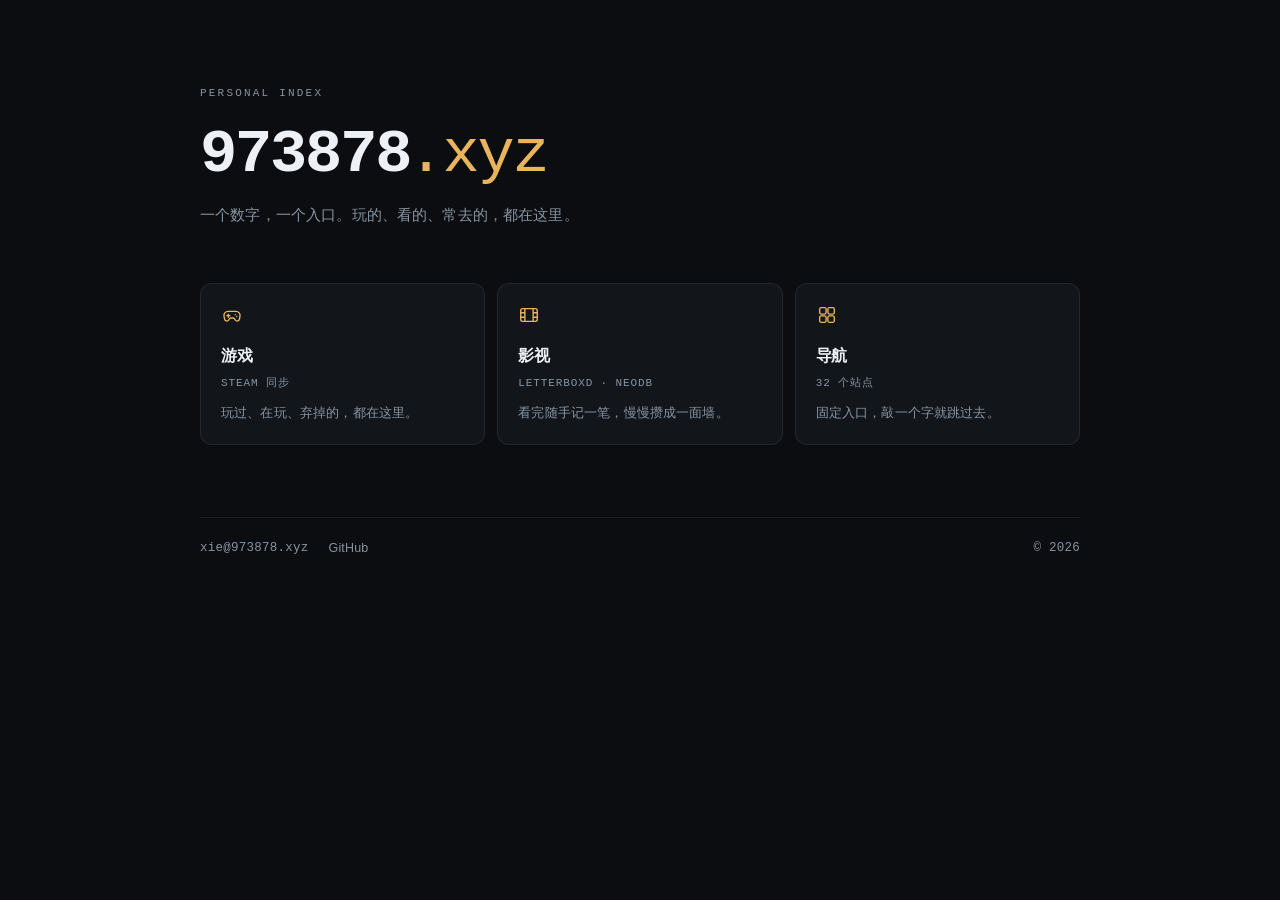
<file: index.html>
<!doctype html>
<html lang="zh-CN">
<head>
<meta charset="utf-8" />
<meta name="viewport" content="width=device-width, initial-scale=1" />
<title>973878.xyz</title>
<meta name="description" content="973878.xyz — 游戏、影视与常用站点的个人入口。" />
<meta name="theme-color" content="#0B0D10" />
<meta property="og:type" content="website" />
<meta property="og:title" content="973878.xyz" />
<meta property="og:description" content="一个数字，一个入口。" />
<meta property="og:url" content="https://973878.xyz/" />
<link rel="icon" href="favicon.svg" type="image/svg+xml" />
<link rel="stylesheet" href="assets/style.css?v=20261117c" />
</head>
<body>
<main class="wrap page">

  <p class="kicker">Personal index</p>
  <h1 class="mark">973878<span class="tld">.xyz</span></h1>
  <p class="tagline">一个数字，一个入口。玩的、看的、常去的，都在这里。</p>

  <nav class="entries" aria-label="主要板块">

    <a class="entry" href="library/games/">
      <svg viewBox="0 0 24 24" aria-hidden="true">
        <path d="M7.6 8h8.8a4.4 4.4 0 0 1 4.3 5.3l-.6 3.1a2.5 2.5 0 0 1-4.4 1.2L14.6 16a2 2 0 0 0-1.6-.7h-2a2 2 0 0 0-1.6.7l-1.1 1.6a2.5 2.5 0 0 1-4.4-1.2l-.6-3.1A4.4 4.4 0 0 1 7.6 8Z"/>
        <path d="M8 11v3.4M6.3 12.7h3.4"/>
        <path d="M15.6 11.6h.01M17.2 13.6h.01"/>
      </svg>
      <h2>游戏</h2>
      <span class="meta">Steam 同步</span>
      <p>玩过、在玩、弃掉的，都在这里。</p>
    </a>

    <a class="entry" href="library/movies/">
      <svg viewBox="0 0 24 24" aria-hidden="true">
        <rect x="3" y="5" width="18" height="14" rx="2"/>
        <path d="M7.5 5v14M16.5 5v14M3 9.6h4.5M3 14.4h4.5M16.5 9.6H21M16.5 14.4H21"/>
      </svg>
      <h2>影视</h2>
      <span class="meta">Letterboxd · NeoDB</span>
      <p>看完随手记一笔，慢慢攒成一面墙。</p>
    </a>

    <a class="entry" href="nav/">
      <svg viewBox="0 0 24 24" aria-hidden="true">
        <rect x="4" y="4" width="7" height="7" rx="1.6"/>
        <rect x="13" y="4" width="7" height="7" rx="1.6"/>
        <rect x="4" y="13" width="7" height="7" rx="1.6"/>
        <rect x="13" y="13" width="7" height="7" rx="1.6"/>
      </svg>
      <h2>导航</h2>
      <span class="meta" id="nav-count">常用站点</span>
      <p>固定入口，敲一个字就跳过去。</p>
    </a>

  </nav>

  <footer class="foot">
    <a href="mailto:xie@973878.xyz" class="mono">xie@973878.xyz</a>
    <a href="/go/gh">GitHub</a>
    <span class="spacer"></span>
    <span class="mono">© <span id="year">2026</span></span>
  </footer>

</main>

<script src="data/nav.js?v=20261117c"></script>
<script>
  document.getElementById('year').textContent = new Date().getFullYear();

  const NAV = window.NAV;
  if (NAV && Array.isArray(NAV.groups)) {
    const total = NAV.groups.reduce((sum, g) => sum + g.items.length, 0);
    document.getElementById('nav-count').textContent = total + ' 个站点';
  }
</script>
</body>
</html>
</file>
<file: assets/style.css>
/* ============================================================
   973878.xyz — 设计系统
   原则：两级灰、一条描边、一个强调色；不用阴影堆层次。
   ============================================================ */

:root{
  --bg:#0B0D10;
  --card:#12161B;
  --card-hi:#161C23;
  --line:rgba(255,255,255,.07);
  --line-hi:rgba(255,255,255,.13);
  --fg:#EDF1F5;
  --dim:#8894A1;
  --accent:#E8B45C;
  --r:12px;
  --ease:cubic-bezier(.2,.6,.3,1);
  --mono:ui-monospace,SFMono-Regular,"SF Mono",Menlo,Consolas,"Courier New",monospace;
  --sans:-apple-system,BlinkMacSystemFont,"Segoe UI","PingFang SC","Hiragino Sans GB","Microsoft YaHei",sans-serif;
  --wrap:880px;
}

*,*::before,*::after{box-sizing:border-box}

html{-webkit-text-size-adjust:100%;scroll-behavior:smooth}

body{
  margin:0;
  min-height:100vh;
  background:var(--bg);
  color:var(--fg);
  font-family:var(--sans);
  font-size:15px;
  line-height:1.7;
  letter-spacing:.01em;
  -webkit-font-smoothing:antialiased;
  text-rendering:optimizeLegibility;
}

a{color:inherit;text-decoration:none}
img{max-width:100%;display:block}
::selection{background:rgba(232,180,92,.25);color:#fff}

:focus-visible{
  outline:2px solid rgba(232,180,92,.55);
  outline-offset:3px;
  border-radius:4px;
}

/* ---------- 布局 ---------- */
.wrap{
  width:min(100% - 48px, var(--wrap));
  margin-inline:auto;
}
.page{padding:84px 0 72px}

/* ---------- 通用排版 ---------- */
.kicker{
  font-family:var(--mono);
  font-size:11px;
  letter-spacing:.2em;
  text-transform:uppercase;
  color:var(--dim);
  margin:0;
}
.mono{font-family:var(--mono);font-variant-numeric:tabular-nums;letter-spacing:.02em}

h1,h2,h3{margin:0;font-weight:600;letter-spacing:-.01em}

/* ---------- 首页：报头 ---------- */
.masthead{padding-top:8px}
.mark{
  font-family:var(--mono);
  font-size:clamp(40px,8.5vw,62px);
  font-weight:700;
  line-height:1.02;
  letter-spacing:-.035em;
  margin:20px 0 0;
}
.mark .tld{color:var(--accent);font-weight:500;margin-left:-.045em}
.tagline{
  margin:16px 0 0;
  font-size:15px;
  color:var(--dim);
  max-width:34em;
}

/* ---------- 首页：三个入口 ---------- */
.entries{
  margin-top:56px;
  display:grid;
  grid-template-columns:repeat(auto-fit,minmax(220px,1fr));
  gap:12px;
}
.entry{
  display:flex;
  flex-direction:column;
  padding:20px;
  border:1px solid var(--line);
  border-radius:var(--r);
  background:var(--card);
  transition:background .16s var(--ease),border-color .16s var(--ease),transform .16s var(--ease);
}
.entry:hover{
  background:var(--card-hi);
  border-color:var(--line-hi);
  transform:translateY(-2px);
}
.entry svg{
  width:22px;height:22px;
  fill:none;stroke:var(--accent);stroke-width:1.5;
  stroke-linecap:round;stroke-linejoin:round;
}
.entry h2{
  font-size:16px;
  margin:16px 0 0;
}
.entry .meta{
  font-family:var(--mono);
  font-size:11px;
  letter-spacing:.08em;
  text-transform:uppercase;
  color:var(--dim);
  margin-top:4px;
}
.entry p{
  margin:10px 0 0;
  font-size:13px;
  line-height:1.65;
  color:var(--dim);
}

/* ---------- 页脚 ---------- */
.foot{
  margin-top:72px;
  padding-top:20px;
  border-top:1px solid var(--line);
  display:flex;
  flex-wrap:wrap;
  gap:8px 20px;
  align-items:center;
  font-size:12.5px;
  color:var(--dim);
}
.foot a{transition:color .16s var(--ease)}
.foot a:hover{color:var(--accent)}
.foot .spacer{flex:1 1 auto}

/* ---------- 内页：页头 ---------- */
.back{
  font-family:var(--mono);
  font-size:12px;
  color:var(--dim);
  display:inline-block;
  transition:color .16s var(--ease);
}
.back:hover{color:var(--accent)}
.page-title{
  font-size:clamp(24px,5vw,30px);
  margin:26px 0 0;
  letter-spacing:-.02em;
}
.page-sub{
  margin:10px 0 0;
  font-size:14px;
  color:var(--dim);
  max-width:34em;
}

/* ---------- 搜索 ---------- */
.search{
  position:relative;
  margin-top:34px;
  display:flex;
  align-items:center;
}
.search svg{
  position:absolute;left:14px;
  width:15px;height:15px;
  fill:none;stroke:var(--dim);stroke-width:1.6;
  stroke-linecap:round;pointer-events:none;
  transition:stroke .16s var(--ease);
}
.search input{
  width:100%;
  padding:12px 58px 12px 40px;
  background:var(--card);
  border:1px solid var(--line);
  border-radius:10px;
  color:var(--fg);
  font-family:var(--sans);
  font-size:14px;
  transition:border-color .16s var(--ease),background .16s var(--ease);
}
.search input::placeholder{color:#5F6B77}
.search input:focus{
  outline:none;
  border-color:rgba(232,180,92,.45);
  background:var(--card-hi);
}
.search input:focus + .hint svg{stroke:var(--accent)}
.search .hint{
  position:absolute;right:12px;
  font-family:var(--mono);
  font-size:11px;
  color:#5F6B77;
  border:1px solid var(--line);
  border-radius:5px;
  padding:2px 6px;
  pointer-events:none;
}

/* ---------- 导航分组 ---------- */
.group{margin-top:38px}
.group-title{
  display:flex;
  align-items:center;
  gap:14px;
  font-family:var(--mono);
  font-size:11.5px;
  letter-spacing:.14em;
  text-transform:uppercase;
  color:#9BA7B4;
  font-weight:500;
  margin:0;
}
.group-title::after{
  content:"";
  flex:1 1 auto;
  height:1px;
  background:var(--line);
}
.items{
  display:grid;
  grid-template-columns:repeat(auto-fill,minmax(200px,1fr));
  gap:6px;
  margin-top:12px;
}
.item{
  display:flex;
  align-items:center;
  gap:12px;
  padding:10px 11px;
  border:1px solid transparent;
  border-radius:10px;
  min-width:0;
  transition:background .16s var(--ease),border-color .16s var(--ease);
}
.item:hover{
  background:var(--card);
  border-color:var(--line);
}
.item:hover .badge{
  color:var(--accent);
  border-color:rgba(232,180,92,.32);
}
.badge{
  width:27px;height:27px;
  flex:0 0 auto;
  display:grid;
  place-items:center;
  border:1px solid var(--line);
  border-radius:7px;
  font-family:var(--mono);
  font-size:11px;
  color:var(--dim);
  transition:color .16s var(--ease),border-color .16s var(--ease);
}
/* 站点图标：真实 favicon，加载失败退回首字母 */
.fav{
  width:27px;height:27px;
  flex:0 0 auto;
  display:grid;
  place-items:center;
  border:1px solid var(--line);
  border-radius:7px;
  overflow:hidden;
  background:rgba(255,255,255,.02);
  font-family:var(--mono);
  font-size:11px;
  color:var(--dim);
  transition:color .16s var(--ease),border-color .16s var(--ease);
}
.fav img{
  width:16px;height:16px;
  object-fit:contain;
  display:block;
  opacity:.92;
}
.item:hover .fav{color:var(--accent);border-color:rgba(232,180,92,.32)}

/* 需要代理的小圆点 */
.item .proxy{
  width:5px;height:5px;
  flex:0 0 auto;
  margin-left:auto;
  border-radius:50%;
  border:1px solid #5F6B77;
  opacity:.75;
}

/* 键盘选中 */
.item.is-focus{
  background:var(--card-hi);
  border-color:var(--line-hi);
}
.item .txt{min-width:0}
.item strong{
  display:block;
  font-size:14.5px;
  font-weight:500;
  line-height:1.4;
  white-space:nowrap;
  overflow:hidden;
  text-overflow:ellipsis;
}
.item small{
  display:block;
  font-size:12px;
  line-height:1.5;
  color:var(--dim);
  white-space:nowrap;
  overflow:hidden;
  text-overflow:ellipsis;
}

/* ---------- 空状态 ---------- */
.empty{
  margin-top:30px;
  padding:56px 24px;
  border:1px dashed var(--line-hi);
  border-radius:var(--r);
  text-align:center;
}
.empty strong{
  display:block;
  font-size:15px;
  font-weight:500;
  margin-bottom:8px;
}
.empty p{
  margin:0 auto;
  max-width:44ch;
  font-size:13.5px;
  color:var(--dim);
}
.empty .mono{color:#5F6B77;font-size:12px;display:inline-block;margin-top:16px}

/* ---------- 记录页：统计条 ---------- */
.stats{
  display:flex;
  flex-wrap:wrap;
  gap:12px 40px;
  margin-top:34px;
  padding:18px 0;
  border-top:1px solid var(--line);
  border-bottom:1px solid var(--line);
}
.stat b{
  display:block;
  font-family:var(--mono);
  font-size:22px;
  font-weight:600;
  letter-spacing:-.02em;
  font-variant-numeric:tabular-nums;
}
.stat span{
  display:block;
  font-size:11.5px;
  letter-spacing:.1em;
  text-transform:uppercase;
  color:var(--dim);
  margin-top:2px;
}

/* ---------- 记录页：封面墙（游戏）---------- */
.shelf{
  display:grid;
  grid-template-columns:repeat(auto-fill,minmax(132px,1fr));
  gap:20px 16px;
  margin-top:30px;
}
.tile{min-width:0}
.tile .cover{
  position:relative;
  aspect-ratio:2/3;
  border-radius:8px;
  overflow:hidden;
  background:var(--card);
  border:1px solid var(--line);
}
.tile .cover img{
  width:100%;height:100%;
  object-fit:cover;
  display:block;
  transition:transform .3s var(--ease),filter .3s var(--ease);
  filter:saturate(.92) brightness(.94);
}
.tile:hover .cover img{transform:scale(1.03);filter:saturate(1) brightness(1)}
.tile .cover .ph{
  position:absolute;inset:0;
  display:grid;place-items:center;
  font-family:var(--mono);
  font-size:19px;
  color:#39424D;
  padding:8px;
  text-align:center;
}
.tile h3{
  font-size:13px;
  font-weight:500;
  line-height:1.45;
  margin:10px 0 0;
  white-space:nowrap;
  overflow:hidden;
  text-overflow:ellipsis;
}
.tile .en{
  font-size:10.5px;
  color:#5F6B77;
  margin-top:2px;
  font-family:var(--mono);
  white-space:nowrap;
  overflow:hidden;
  text-overflow:ellipsis;
}
.tile .sub{
  font-family:var(--mono);
  font-size:11px;
  color:var(--dim);
  margin-top:5px;
  font-variant-numeric:tabular-nums;
}

/* ---------- 记录页：清单（影视）---------- */
.log{margin-top:26px;border-top:1px solid var(--line)}
.stats + .log{border-top:0;margin-top:10px}
.log-row{
  display:grid;
  grid-template-columns:52px 1fr auto;
  gap:3px 14px;
  align-items:start;
  padding:13px 2px;
  border-bottom:1px solid var(--line);
  transition:background .16s var(--ease);
}
.log-row:hover{background:rgba(255,255,255,.018)}
.log-row .poster{
  grid-row:1 / span 2;
  width:52px;
  aspect-ratio:2/3;
  border-radius:6px;
  overflow:hidden;
  background:var(--card);
  border:1px solid var(--line);
  display:grid;
  place-items:center;
  font-family:var(--mono);
  font-size:13px;
  color:#4E5A66;
}
.log-row .poster img{
  width:100%;height:100%;
  object-fit:cover;
  display:block;
}
.log-row .t{
  grid-column:2;
  font-size:14.5px;
  font-weight:500;
  line-height:1.45;
  min-width:0;
}
.log-row .t a{display:inline}
.log-row .y{
  font-family:var(--mono);
  font-size:11.5px;
  color:var(--dim);
  margin-left:8px;
  font-variant-numeric:tabular-nums;
}
.log-row .en{
  display:block;
  font-size:11px;
  color:#5F6B77;
  font-family:var(--mono);
  margin-top:2px;
  white-space:nowrap;
  overflow:hidden;
  text-overflow:ellipsis;
}
.log-row .r{
  grid-column:3;
  font-family:var(--mono);
  font-size:13.5px;
  font-weight:500;
  color:var(--accent);
  white-space:nowrap;
  font-variant-numeric:tabular-nums;
  letter-spacing:-.01em;
}
.log-row .d{
  grid-column:2 / -1;
  font-size:12.5px;
  color:var(--dim);
  line-height:1.6;
  margin-top:2px;
}

/* ---------- 状态提示 ---------- */
.note{
  margin-top:26px;
  font-size:12.5px;
  color:#5F6B77;
  line-height:1.7;
}
.note code{
  font-family:var(--mono);
  font-size:12px;
  color:var(--dim);
  background:var(--card);
  border:1px solid var(--line);
  border-radius:4px;
  padding:1px 5px;
}

/* ---------- 记录页：工具条 ---------- */
.toolbar{display:flex;align-items:center;gap:8px;margin-top:22px}
.chip{
  font-family:var(--sans);
  font-size:12.5px;
  color:var(--dim);
  background:transparent;
  border:1px solid var(--line);
  border-radius:999px;
  padding:5px 13px;
  cursor:pointer;
  transition:color .16s var(--ease),border-color .16s var(--ease),background .16s var(--ease);
}
.chip:hover{color:var(--fg);border-color:var(--line-hi)}
.chip.is-on{color:var(--bg);background:var(--fg);border-color:var(--fg)}
.chip-note{margin-left:auto;font-size:11.5px;color:#5F6B77;letter-spacing:.02em}

.more{margin-top:36px;text-align:center}
.btn{
  font-family:var(--sans);
  font-size:13px;
  color:var(--dim);
  background:var(--card);
  border:1px solid var(--line);
  border-radius:999px;
  padding:9px 24px;
  cursor:pointer;
  transition:color .16s var(--ease),border-color .16s var(--ease),background .16s var(--ease);
}
.btn:hover{color:var(--fg);background:var(--card-hi);border-color:var(--line-hi)}

/* ---------- 辅助 ---------- */
.sr-only{
  position:absolute;width:1px;height:1px;
  padding:0;margin:-1px;overflow:hidden;
  clip:rect(0,0,0,0);white-space:nowrap;border:0;
}
[hidden]{display:none !important}

@media (max-width:520px){
  .page{padding:56px 0 56px}
  .entries{margin-top:40px}
  .search{margin-top:26px}
}

@media (prefers-reduced-motion:reduce){
  *{transition:none !important;animation:none !important;scroll-behavior:auto}
}
</file>
